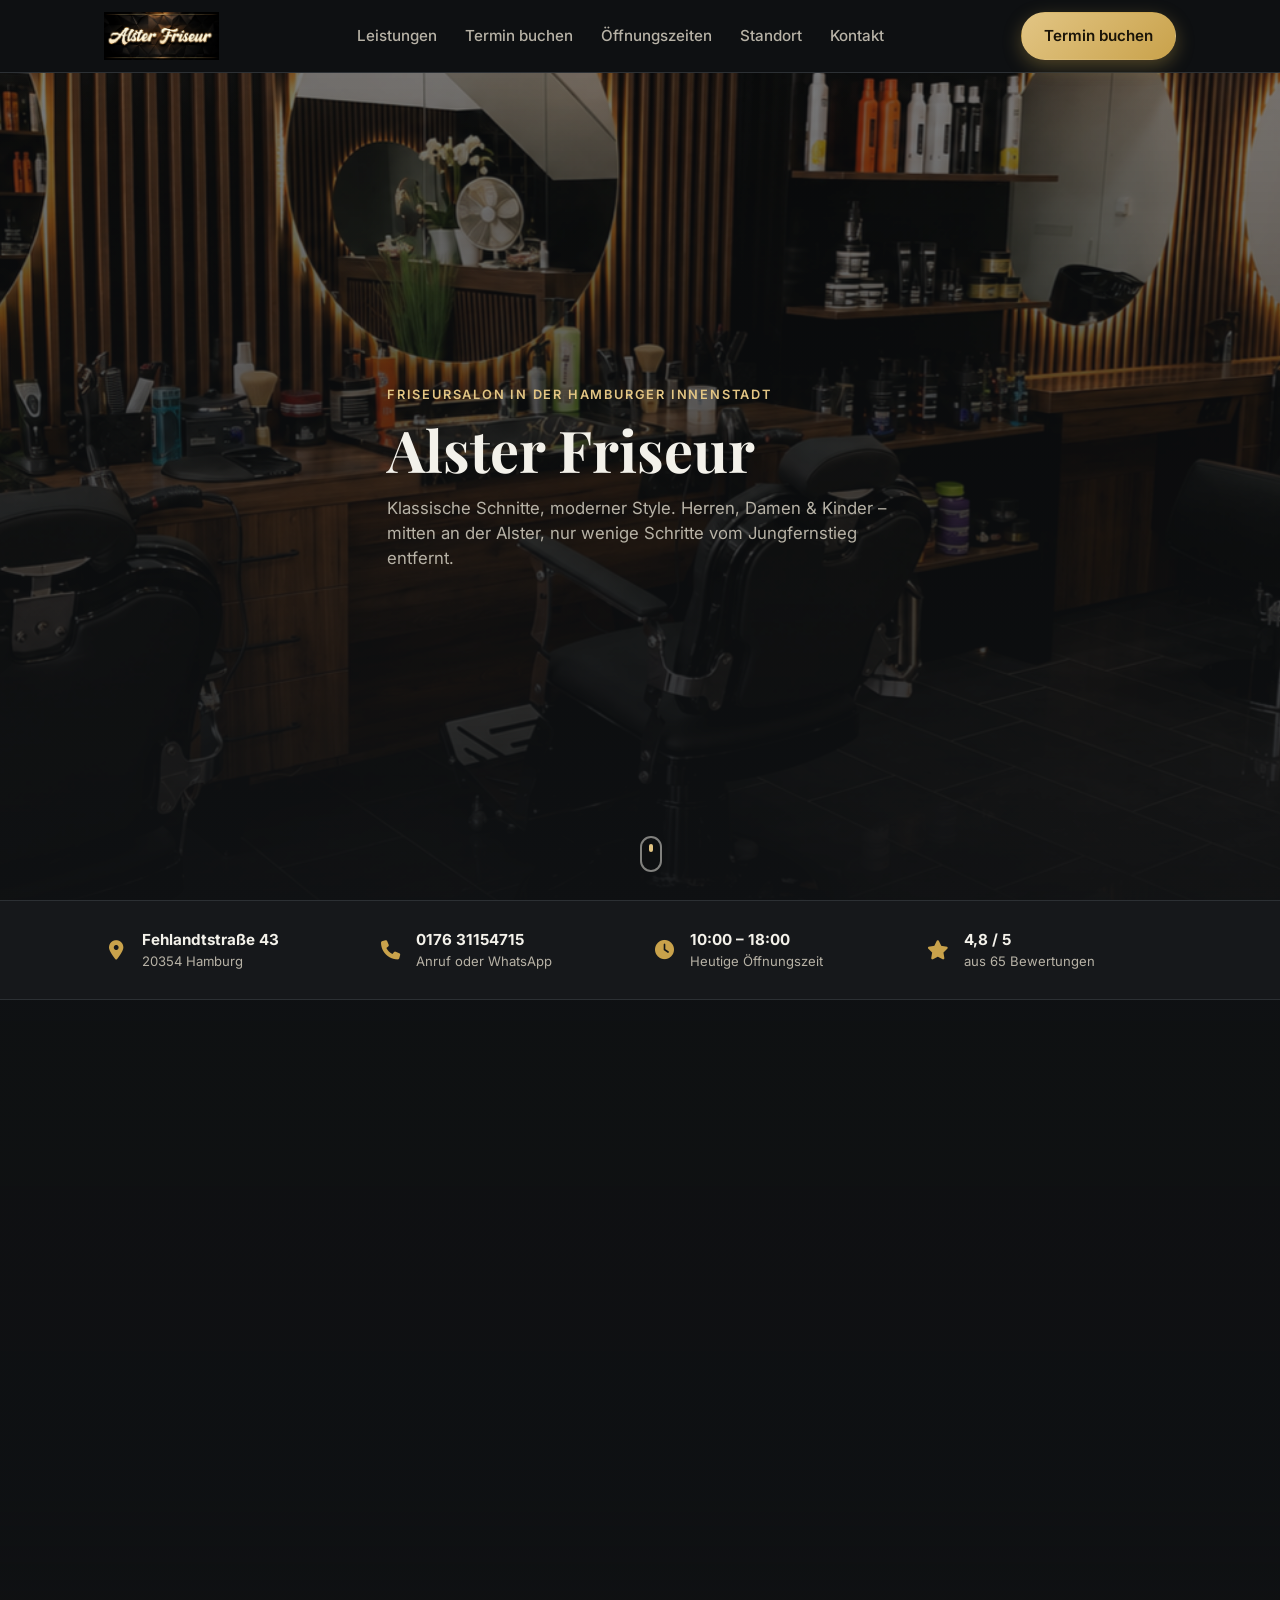
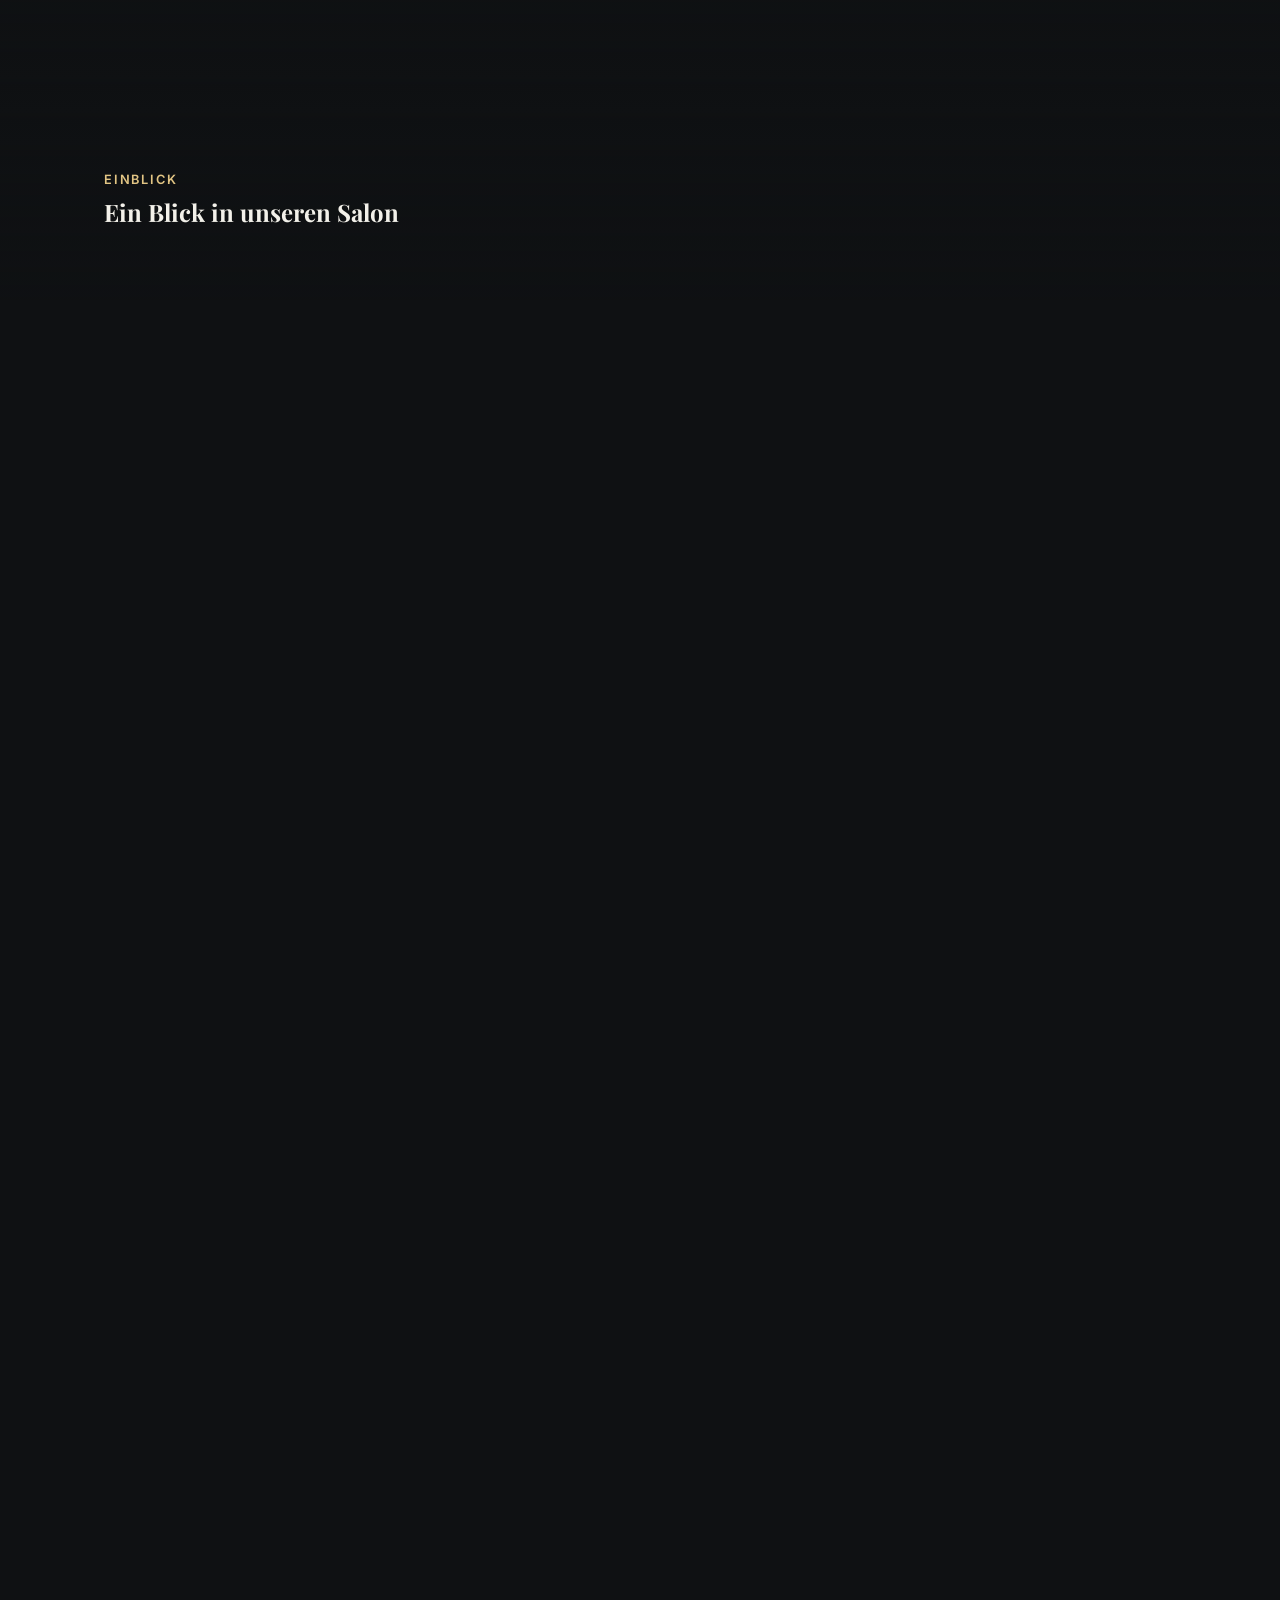
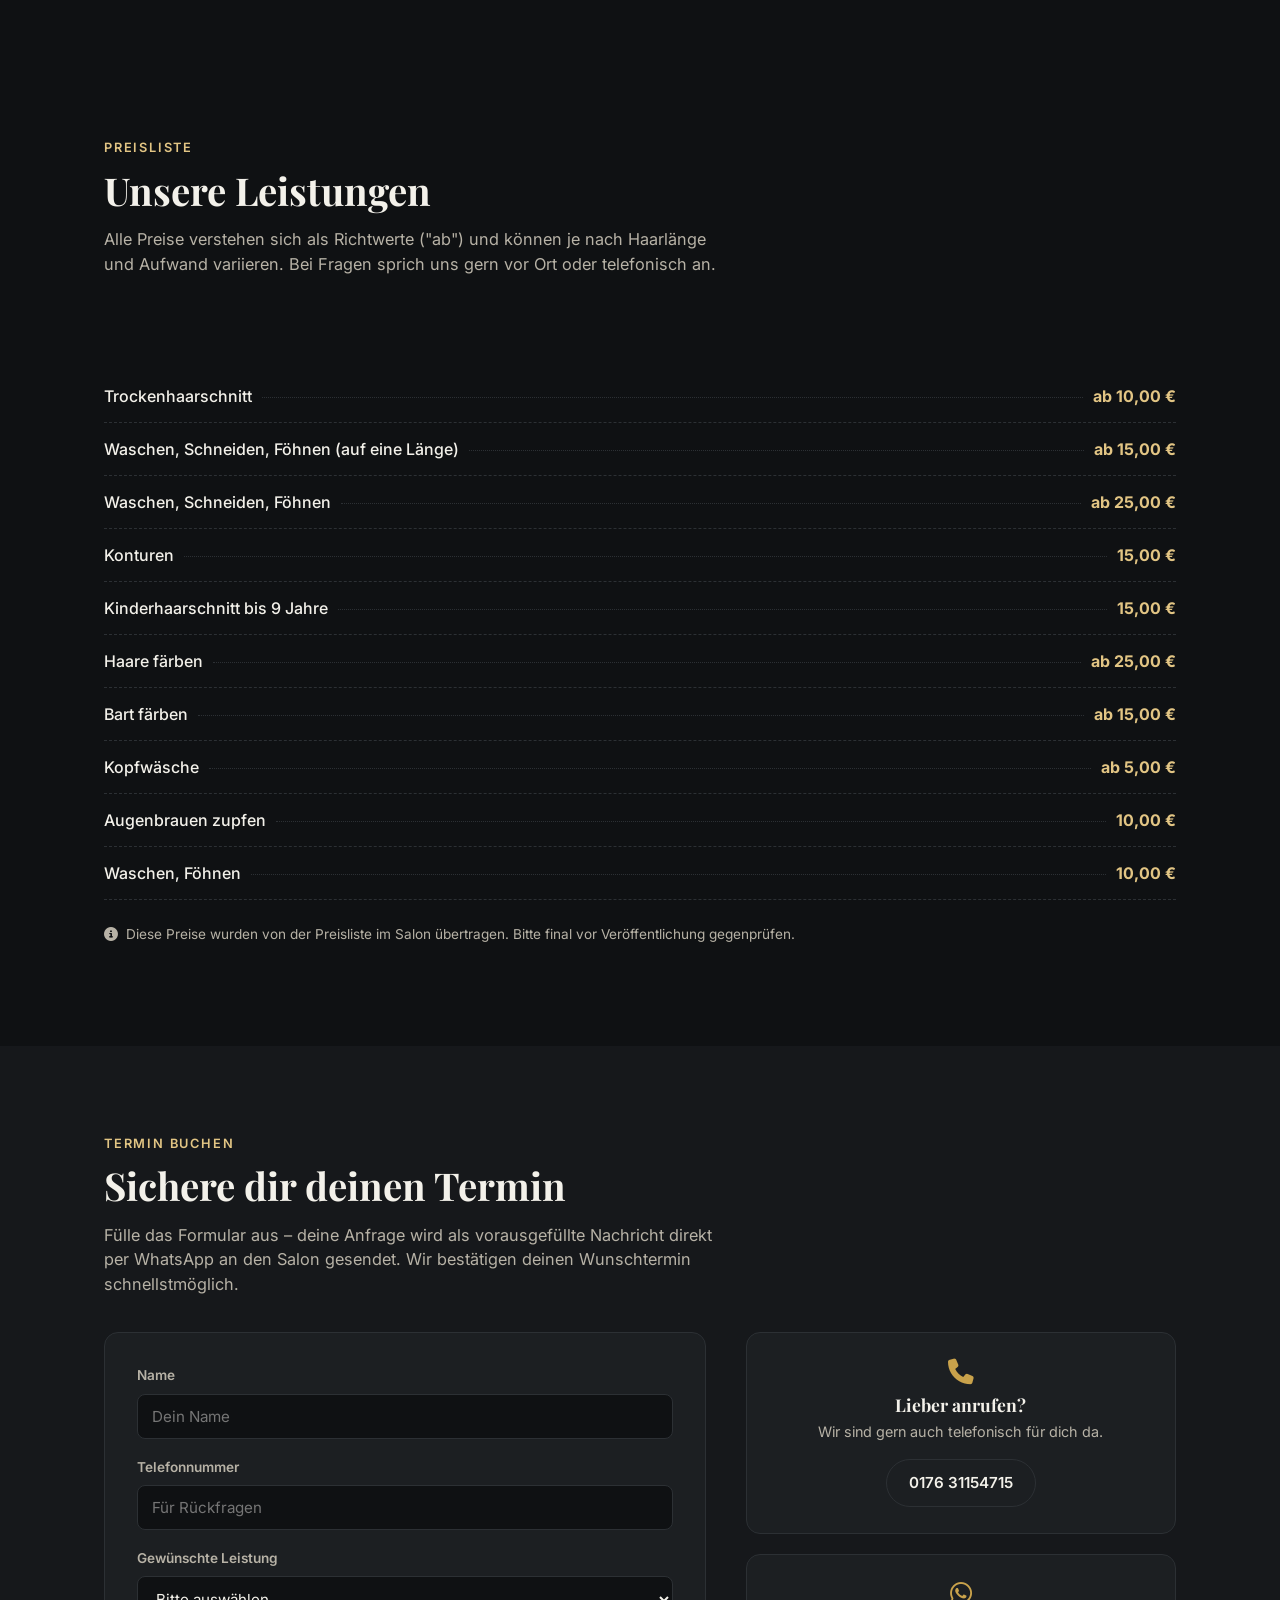
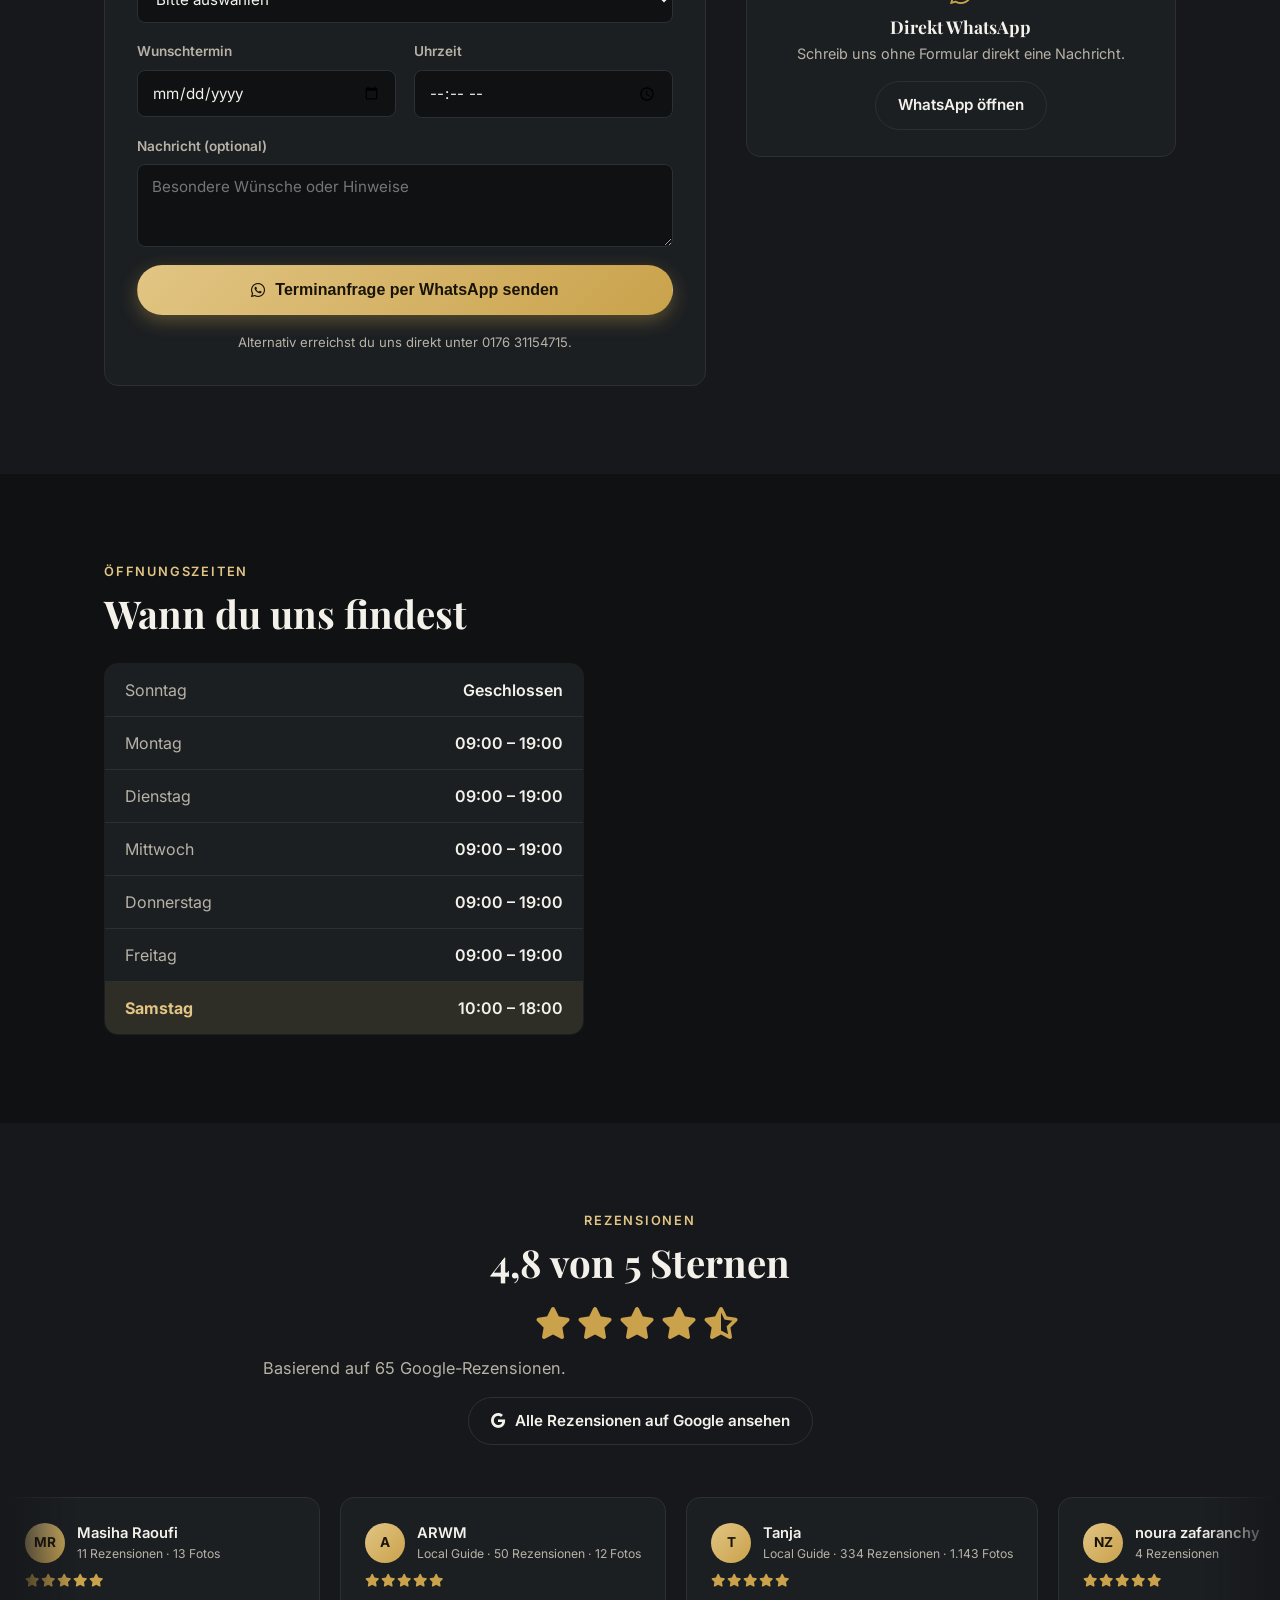
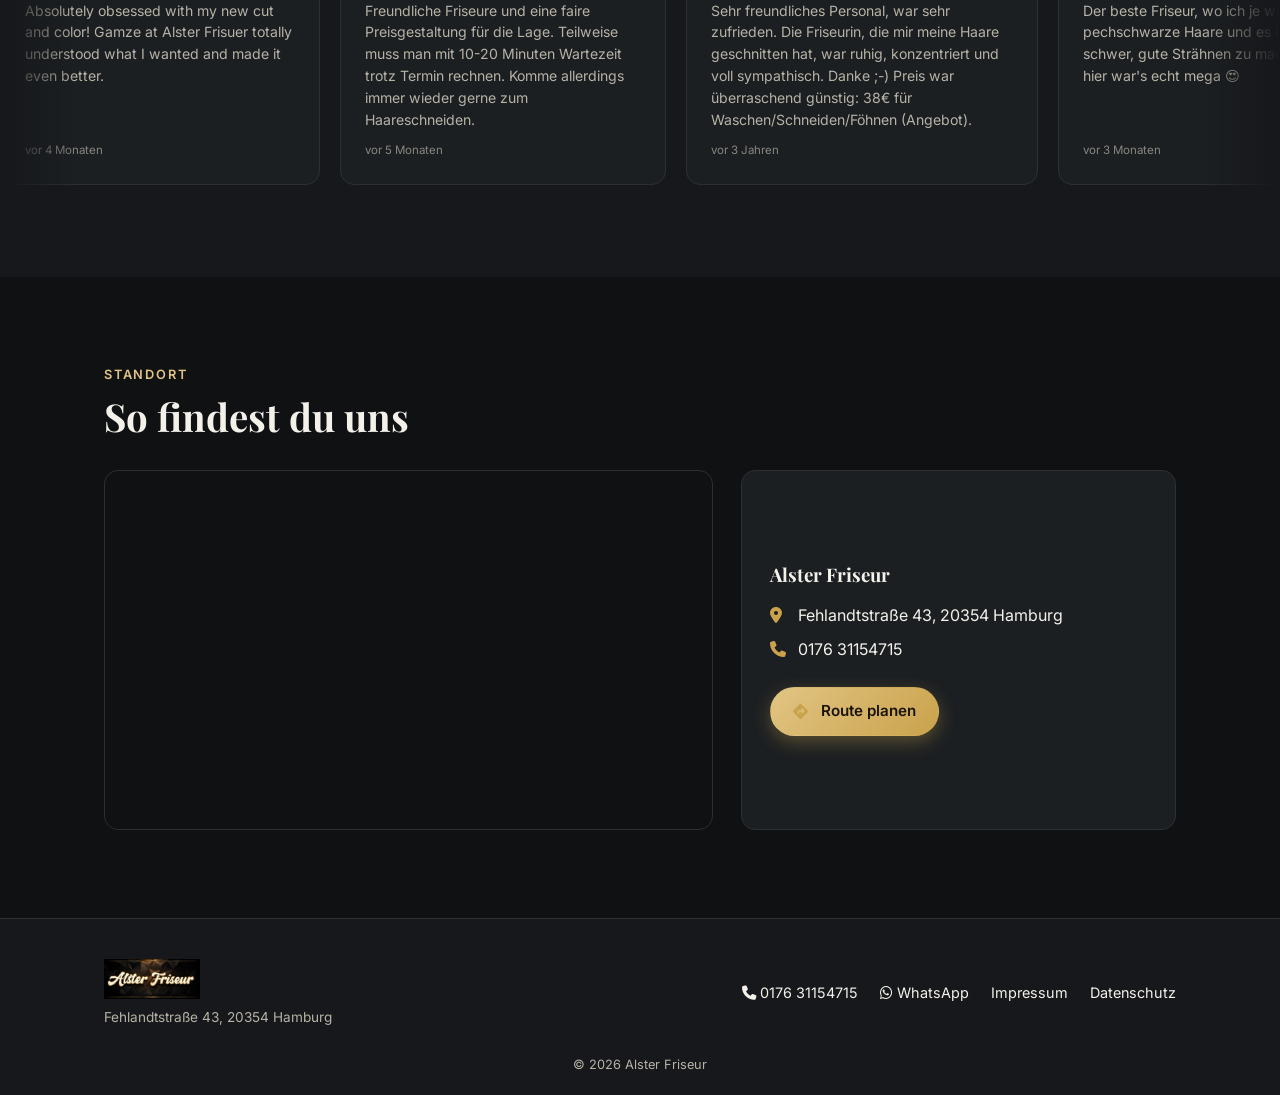
<file: index.html>
<!DOCTYPE html>
<html lang="de">
<head>
<meta charset="UTF-8">
<meta name="viewport" content="width=device-width, initial-scale=1.0">
<title>Alster Friseur | Friseursalon in Hamburg</title>
<meta name="description" content="Alster Friseur in der Fehlandtstraße 43, 20354 Hamburg. Herren-, Damen- und Kinderschnitte, Färben, Kosmetik & Pflege. Jetzt Termin per WhatsApp oder Telefon sichern.">
<link rel="preconnect" href="https://fonts.googleapis.com">
<link rel="preconnect" href="https://fonts.gstatic.com" crossorigin>
<link href="https://fonts.googleapis.com/css2?family=Playfair+Display:wght@600;700&family=Inter:wght@400;500;600;700&display=swap" rel="stylesheet">
<link rel="stylesheet" href="https://cdnjs.cloudflare.com/ajax/libs/font-awesome/6.5.1/css/all.min.css">
<link rel="stylesheet" href="css/style.css">
</head>
<body>

<header class="site-header" id="header">
  <div class="container header-inner">
    <a href="#home" class="logo">
      <img src="images/logo.png" alt="Alster Friseur">
    </a>

    <nav class="main-nav" id="main-nav">
      <a href="#leistungen">Leistungen</a>
      <a href="#buchen">Termin buchen</a>
      <a href="#zeiten">Öffnungszeiten</a>
      <a href="#standort">Standort</a>
      <a href="#kontakt">Kontakt</a>
    </nav>

    <a href="#buchen" class="btn btn-primary header-cta">Termin buchen</a>

    <button class="nav-toggle" id="nav-toggle" aria-label="Menü öffnen" aria-expanded="false">
      <span></span><span></span><span></span>
    </button>
  </div>
</header>

<main>

  <!-- HERO -->
  <section class="hero" id="home">
    <div class="hero-bg" id="hero-bg" style="background-image:url('images/hero.png');"></div>
    <div class="hero-overlay"></div>
    <div class="container hero-inner">
      <div class="hero-text">
        <p class="hero-eyebrow">Friseursalon in der Hamburger Innenstadt</p>
        <h1>Alster Friseur</h1>
        <p class="hero-desc">Klassische Schnitte, moderner Style. Herren, Damen &amp; Kinder – mitten an der Alster, nur wenige Schritte vom Jungfernstieg entfernt.</p>
      </div>
    </div>
    <div class="scroll-cue" aria-hidden="true"><span></span></div>
  </section>

  <!-- ABOUT STRIP -->
  <section class="about-strip">
    <div class="container about-grid">
      <div class="about-item">
        <i class="fa-solid fa-location-dot"></i>
        <div>
          <strong>Fehlandtstraße 43</strong>
          <span>20354 Hamburg</span>
        </div>
      </div>
      <div class="about-item">
        <i class="fa-solid fa-phone"></i>
        <div>
          <strong>0176 31154715</strong>
          <span>Anruf oder WhatsApp</span>
        </div>
      </div>
      <div class="about-item">
        <i class="fa-solid fa-clock"></i>
        <div>
          <strong id="today-hours">–</strong>
          <span>Heutige Öffnungszeit</span>
        </div>
      </div>
      <div class="about-item">
        <i class="fa-solid fa-star"></i>
        <div>
          <strong>4,8 / 5</strong>
          <span>aus 65 Bewertungen</span>
        </div>
      </div>
    </div>
  </section>

  <!-- VIDEO SCRUB -->
  <section class="video-scrub" id="salon-video">
    <div class="video-scrub-sticky">
      <video id="scrub-video" muted playsinline preload="auto" src="videos/salon.mp4"></video>
      <div class="video-scrub-overlay"></div>
      <div class="video-scrub-caption">
        <p class="section-eyebrow">Einblick</p>
        <h2>Ein Blick in unseren Salon</h2>
      </div>
    </div>
  </section>

  <!-- LEISTUNGEN / PREISLISTE -->
  <section class="section" id="leistungen">
    <div class="container">
      <p class="section-eyebrow">Preisliste</p>
      <h2>Unsere Leistungen</h2>
      <p class="section-lead">Alle Preise verstehen sich als Richtwerte ("ab") und können je nach Haarlänge und Aufwand variieren. Bei Fragen sprich uns gern vor Ort oder telefonisch an.</p>

      <div class="price-tabs" role="tablist">
        <button class="price-tab active" data-target="herren">Herren</button>
        <button class="price-tab" data-target="damen">Damen</button>
        <button class="price-tab" data-target="kosmetik">Kosmetik &amp; Pflege</button>
        <button class="price-tab" data-target="extras">Extras</button>
      </div>

      <div class="price-panel active" id="herren">
        <ul class="price-list">
          <li><span>Trockenhaarschnitt</span><span class="dots"></span><span>ab 10,00 €</span></li>
          <li><span>Waschen, Schneiden, Föhnen (auf eine Länge)</span><span class="dots"></span><span>ab 15,00 €</span></li>
          <li><span>Waschen, Schneiden, Föhnen</span><span class="dots"></span><span>ab 25,00 €</span></li>
          <li><span>Konturen</span><span class="dots"></span><span>15,00 €</span></li>
          <li><span>Kinderhaarschnitt bis 9 Jahre</span><span class="dots"></span><span>15,00 €</span></li>
          <li><span>Haare färben</span><span class="dots"></span><span>ab 25,00 €</span></li>
          <li><span>Bart färben</span><span class="dots"></span><span>ab 15,00 €</span></li>
          <li><span>Kopfwäsche</span><span class="dots"></span><span>ab 5,00 €</span></li>
          <li><span>Augenbrauen zupfen</span><span class="dots"></span><span>10,00 €</span></li>
          <li><span>Waschen, Föhnen</span><span class="dots"></span><span>10,00 €</span></li>
        </ul>
      </div>

      <div class="price-panel" id="damen">
        <ul class="price-list">
          <li><span>Waschen, Schneiden, Föhnen (kurz)</span><span class="dots"></span><span>ab 22,00 €</span></li>
          <li><span>Waschen, Schneiden, Föhnen (mittel)</span><span class="dots"></span><span>ab 28,00 €</span></li>
          <li><span>Waschen, Schneiden, Föhnen (lang)</span><span class="dots"></span><span>ab 35,00 €</span></li>
          <li><span>Waschen, Föhnen</span><span class="dots"></span><span>ab 40,00 €</span></li>
          <li><span>Dauerwelle</span><span class="dots"></span><span>ab 25,00 €</span></li>
          <li><span>Haarfarbe (Ansatz)</span><span class="dots"></span><span>ab 55,00 €</span></li>
          <li><span>Foliensträhnen (pro Folie)</span><span class="dots"></span><span>ab 45,00 € / ab 30,00 €</span></li>
          <li><span>Abtönung</span><span class="dots"></span><span>ab 3,00 €</span></li>
        </ul>
      </div>

      <div class="price-panel" id="kosmetik">
        <ul class="price-list">
          <li><span>Augenbrauen färben</span><span class="dots"></span><span>ab 15,00 €</span></li>
          <li><span>Augenbrauen zupfen</span><span class="dots"></span><span>ab 30,00 €</span></li>
          <li><span>Wimpern färben</span><span class="dots"></span><span>10,00 €</span></li>
          <li><span>Haarentfernung mit Fadentechnik</span><span class="dots"></span><span>10,00 €</span></li>
        </ul>
      </div>

      <div class="price-panel" id="extras">
        <ul class="price-list">
          <li><span>Haarkur</span><span class="dots"></span><span>25,00 €</span></li>
          <li><span>Spülung</span><span class="dots"></span><span>8,00 € / 3,00 €</span></li>
        </ul>
      </div>

      <p class="price-note"><i class="fa-solid fa-circle-info"></i> Diese Preise wurden von der Preisliste im Salon übertragen. Bitte final vor Veröffentlichung gegenprüfen.</p>
    </div>
  </section>

  <!-- TERMINBUCHUNG -->
  <section class="section section-alt" id="buchen">
    <div class="container">
      <p class="section-eyebrow">Termin buchen</p>
      <h2>Sichere dir deinen Termin</h2>
      <p class="section-lead">Fülle das Formular aus – deine Anfrage wird als vorausgefüllte Nachricht direkt per WhatsApp an den Salon gesendet. Wir bestätigen deinen Wunschtermin schnellstmöglich.</p>

      <div class="booking-grid">
        <form class="booking-form" id="booking-form">
          <div class="form-row">
            <label for="b-name">Name</label>
            <input type="text" id="b-name" name="name" required placeholder="Dein Name">
          </div>

          <div class="form-row">
            <label for="b-phone">Telefonnummer</label>
            <input type="tel" id="b-phone" name="phone" required placeholder="Für Rückfragen">
          </div>

          <div class="form-row">
            <label for="b-service">Gewünschte Leistung</label>
            <select id="b-service" name="service" required>
              <option value="" disabled selected>Bitte auswählen</option>
              <optgroup label="Herren">
                <option>Trockenhaarschnitt</option>
                <option>Waschen, Schneiden, Föhnen (Herren)</option>
                <option>Bart färben</option>
              </optgroup>
              <optgroup label="Damen">
                <option>Waschen, Schneiden, Föhnen (Damen)</option>
                <option>Dauerwelle</option>
                <option>Haarfarbe / Foliensträhnen</option>
              </optgroup>
              <optgroup label="Kosmetik & Pflege">
                <option>Augenbrauen färben/zupfen</option>
                <option>Wimpern färben</option>
                <option>Haarentfernung mit Fadentechnik</option>
              </optgroup>
              <option>Sonstiges</option>
            </select>
          </div>

          <div class="form-row form-row-split">
            <div>
              <label for="b-date">Wunschtermin</label>
              <input type="date" id="b-date" name="date" required>
            </div>
            <div>
              <label for="b-time">Uhrzeit</label>
              <input type="time" id="b-time" name="time" required>
            </div>
          </div>

          <div class="form-row">
            <label for="b-message">Nachricht (optional)</label>
            <textarea id="b-message" name="message" rows="3" placeholder="Besondere Wünsche oder Hinweise"></textarea>
          </div>

          <button type="submit" class="btn btn-primary btn-lg btn-block">
            <i class="fa-brands fa-whatsapp"></i> Terminanfrage per WhatsApp senden
          </button>
          <p class="form-hint">Alternativ erreichst du uns direkt unter <a href="tel:+4917631154715">0176 31154715</a>.</p>
        </form>

        <div class="booking-side">
          <div class="booking-card">
            <i class="fa-solid fa-phone"></i>
            <h3>Lieber anrufen?</h3>
            <p>Wir sind gern auch telefonisch für dich da.</p>
            <a href="tel:+4917631154715" class="btn btn-outline">0176 31154715</a>
          </div>
          <div class="booking-card">
            <i class="fa-brands fa-whatsapp"></i>
            <h3>Direkt WhatsApp</h3>
            <p>Schreib uns ohne Formular direkt eine Nachricht.</p>
            <a href="https://wa.me/4917631154715" target="_blank" rel="noopener" class="btn btn-outline">WhatsApp öffnen</a>
          </div>
        </div>
      </div>
    </div>
  </section>

  <!-- ÖFFNUNGSZEITEN -->
  <section class="section" id="zeiten">
    <div class="container">
      <p class="section-eyebrow">Öffnungszeiten</p>
      <h2>Wann du uns findest</h2>

      <table class="hours-table" id="hours-table">
        <tbody>
          <tr data-day="0"><td>Sonntag</td><td>Geschlossen</td></tr>
          <tr data-day="1"><td>Montag</td><td>09:00 – 19:00</td></tr>
          <tr data-day="2"><td>Dienstag</td><td>09:00 – 19:00</td></tr>
          <tr data-day="3"><td>Mittwoch</td><td>09:00 – 19:00</td></tr>
          <tr data-day="4"><td>Donnerstag</td><td>09:00 – 19:00</td></tr>
          <tr data-day="5"><td>Freitag</td><td>09:00 – 19:00</td></tr>
          <tr data-day="6"><td>Samstag</td><td>10:00 – 18:00</td></tr>
        </tbody>
      </table>
    </div>
  </section>

  <!-- BEWERTUNGEN -->
  <section class="section section-alt" id="bewertungen">
    <div class="container reviews-inner">
      <p class="section-eyebrow">Rezensionen</p>
      <h2>4,8 von 5 Sternen</h2>
      <div class="stars-big" aria-hidden="true">
        <i class="fa-solid fa-star"></i><i class="fa-solid fa-star"></i><i class="fa-solid fa-star"></i><i class="fa-solid fa-star"></i><i class="fa-solid fa-star-half-stroke"></i>
      </div>
      <p class="section-lead">Basierend auf 65 Google-Rezensionen.</p>
      <a class="btn btn-outline" href="https://www.google.com/maps/search/?api=1&query=Alster%20Friseur%20Fehlandtstra%C3%9Fe%2043%20Hamburg" target="_blank" rel="noopener">
        <i class="fa-brands fa-google"></i> Alle Rezensionen auf Google ansehen
      </a>
    </div>

    <div class="reviews-marquee" id="reviews-marquee">
      <div class="reviews-track" id="reviews-track"></div>
    </div>
  </section>

  <!-- STANDORT -->
  <section class="section" id="standort">
    <div class="container">
      <p class="section-eyebrow">Standort</p>
      <h2>So findest du uns</h2>
      <div class="map-grid">
        <div class="map-embed">
          <iframe
            title="Standort Alster Friseur"
            src="https://www.google.com/maps?q=Fehlandtstra%C3%9Fe+43,+20354+Hamburg&output=embed"
            width="100%" height="100%" style="border:0;" allowfullscreen loading="lazy" referrerpolicy="no-referrer-when-downgrade">
          </iframe>
        </div>
        <div class="map-info">
          <h3>Alster Friseur</h3>
          <p><i class="fa-solid fa-location-dot"></i> Fehlandtstraße 43, 20354 Hamburg</p>
          <p><i class="fa-solid fa-phone"></i> <a href="tel:+4917631154715">0176 31154715</a></p>
          <a href="https://www.google.com/maps/dir/?api=1&destination=Fehlandtstra%C3%9Fe+43,+20354+Hamburg" target="_blank" rel="noopener" class="btn btn-primary">
            <i class="fa-solid fa-diamond-turn-right"></i> Route planen
          </a>
        </div>
      </div>
    </div>
  </section>

</main>

<footer class="site-footer" id="kontakt">
  <div class="container footer-inner">
    <div class="footer-brand">
      <img src="images/logo.png" alt="Alster Friseur">
      <p>Fehlandtstraße 43, 20354 Hamburg</p>
    </div>
    <div class="footer-links">
      <a href="tel:+4917631154715"><i class="fa-solid fa-phone"></i> 0176 31154715</a>
      <a href="https://wa.me/4917631154715" target="_blank" rel="noopener"><i class="fa-brands fa-whatsapp"></i> WhatsApp</a>
      <a href="impressum.html">Impressum</a>
      <a href="datenschutz.html">Datenschutz</a>
    </div>
  </div>
  <p class="footer-copy">&copy; <span id="year"></span> Alster Friseur</p>
</footer>

<script src="js/script.js"></script>
</body>
</html>
</file>
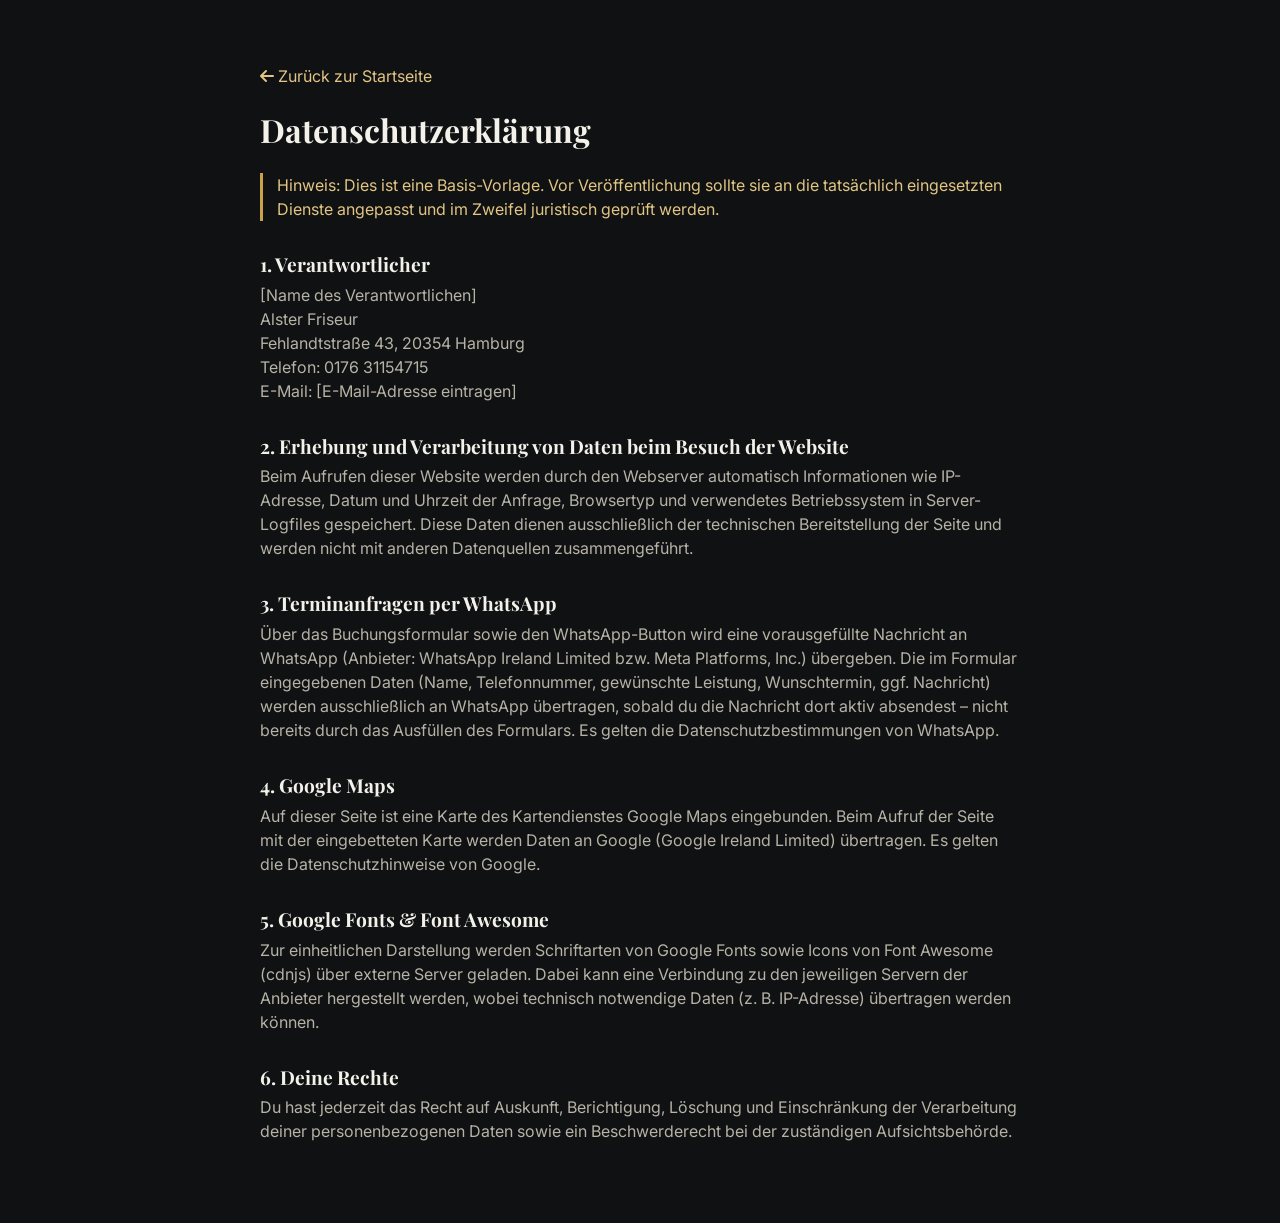
<file: datenschutz.html>
<!DOCTYPE html>
<html lang="de">
<head>
<meta charset="UTF-8">
<meta name="viewport" content="width=device-width, initial-scale=1.0">
<title>Datenschutz | Alster Friseur</title>
<link href="https://fonts.googleapis.com/css2?family=Playfair+Display:wght@600;700&family=Inter:wght@400;500;600;700&display=swap" rel="stylesheet">
<link rel="stylesheet" href="https://cdnjs.cloudflare.com/ajax/libs/font-awesome/6.5.1/css/all.min.css">
<link rel="stylesheet" href="css/style.css">
<style>
  .legal { padding: 64px 0; max-width: 760px; }
  .legal h1 { margin-bottom: 24px; }
  .legal h2 { font-size: 1.2rem; margin-top: 32px; }
  .legal p, .legal li { color: var(--text-muted); }
  .legal .todo { border-left: 3px solid var(--gold); padding-left: 14px; color: var(--gold-light); }
  .back-link { display: inline-block; margin-bottom: 24px; color: var(--gold-light); }
</style>
</head>
<body>
<div class="container legal">
  <a href="index.html" class="back-link"><i class="fa-solid fa-arrow-left"></i> Zurück zur Startseite</a>
  <h1>Datenschutzerklärung</h1>

  <p class="todo">Hinweis: Dies ist eine Basis-Vorlage. Vor Veröffentlichung sollte sie an die tatsächlich eingesetzten Dienste angepasst und im Zweifel juristisch geprüft werden.</p>

  <h2>1. Verantwortlicher</h2>
  <p>
    [Name des Verantwortlichen]<br>
    Alster Friseur<br>
    Fehlandtstraße 43, 20354 Hamburg<br>
    Telefon: 0176 31154715<br>
    E-Mail: [E-Mail-Adresse eintragen]
  </p>

  <h2>2. Erhebung und Verarbeitung von Daten beim Besuch der Website</h2>
  <p>Beim Aufrufen dieser Website werden durch den Webserver automatisch Informationen wie IP-Adresse, Datum und Uhrzeit der Anfrage, Browsertyp und verwendetes Betriebssystem in Server-Logfiles gespeichert. Diese Daten dienen ausschließlich der technischen Bereitstellung der Seite und werden nicht mit anderen Datenquellen zusammengeführt.</p>

  <h2>3. Terminanfragen per WhatsApp</h2>
  <p>Über das Buchungsformular sowie den WhatsApp-Button wird eine vorausgefüllte Nachricht an WhatsApp (Anbieter: WhatsApp Ireland Limited bzw. Meta Platforms, Inc.) übergeben. Die im Formular eingegebenen Daten (Name, Telefonnummer, gewünschte Leistung, Wunschtermin, ggf. Nachricht) werden ausschließlich an WhatsApp übertragen, sobald du die Nachricht dort aktiv absendest – nicht bereits durch das Ausfüllen des Formulars. Es gelten die Datenschutzbestimmungen von WhatsApp.</p>

  <h2>4. Google Maps</h2>
  <p>Auf dieser Seite ist eine Karte des Kartendienstes Google Maps eingebunden. Beim Aufruf der Seite mit der eingebetteten Karte werden Daten an Google (Google Ireland Limited) übertragen. Es gelten die Datenschutzhinweise von Google.</p>

  <h2>5. Google Fonts &amp; Font Awesome</h2>
  <p>Zur einheitlichen Darstellung werden Schriftarten von Google Fonts sowie Icons von Font Awesome (cdnjs) über externe Server geladen. Dabei kann eine Verbindung zu den jeweiligen Servern der Anbieter hergestellt werden, wobei technisch notwendige Daten (z. B. IP-Adresse) übertragen werden können.</p>

  <h2>6. Deine Rechte</h2>
  <p>Du hast jederzeit das Recht auf Auskunft, Berichtigung, Löschung und Einschränkung der Verarbeitung deiner personenbezogenen Daten sowie ein Beschwerderecht bei der zuständigen Aufsichtsbehörde.</p>
</div>
</body>
</html>
</file>
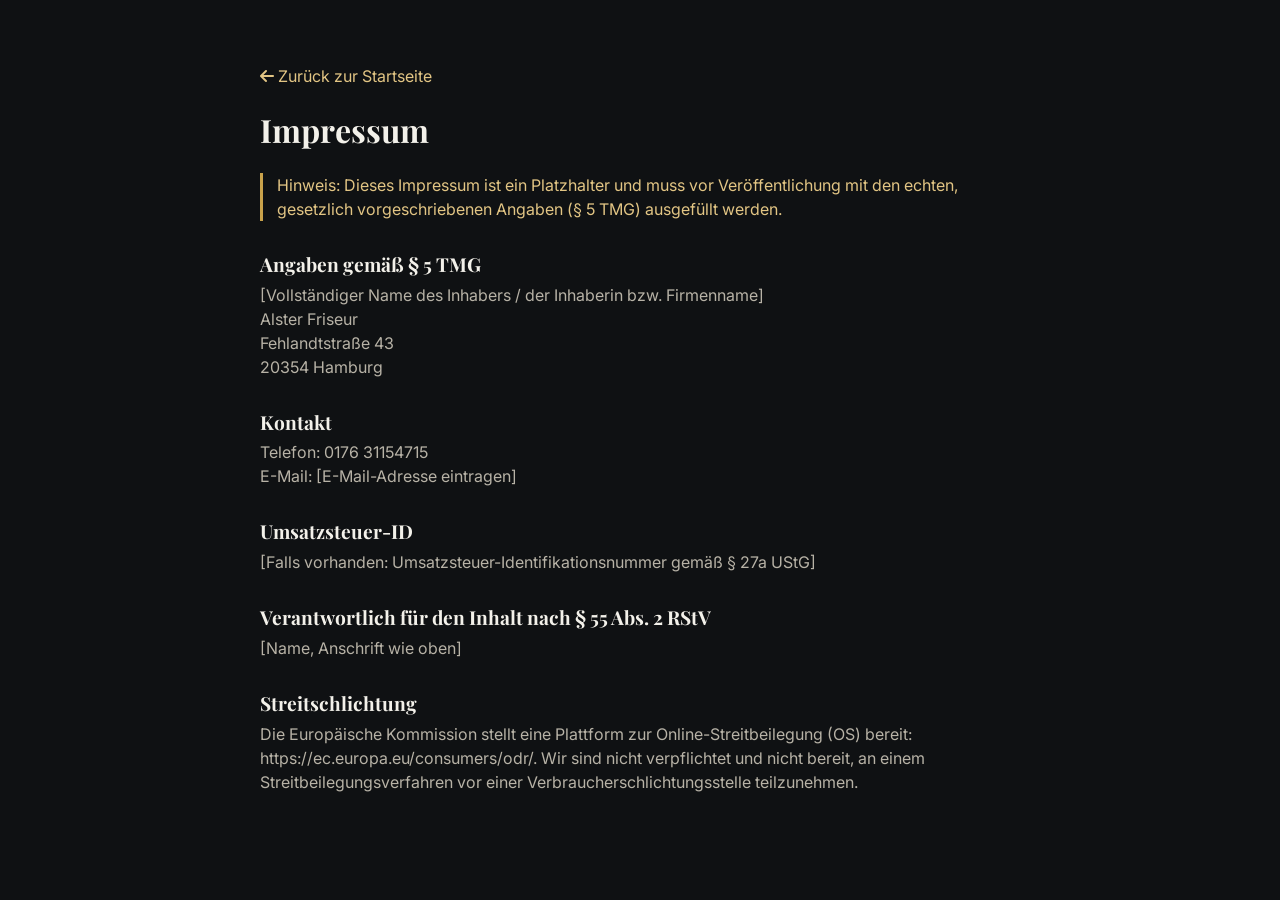
<file: impressum.html>
<!DOCTYPE html>
<html lang="de">
<head>
<meta charset="UTF-8">
<meta name="viewport" content="width=device-width, initial-scale=1.0">
<title>Impressum | Alster Friseur</title>
<link href="https://fonts.googleapis.com/css2?family=Playfair+Display:wght@600;700&family=Inter:wght@400;500;600;700&display=swap" rel="stylesheet">
<link rel="stylesheet" href="https://cdnjs.cloudflare.com/ajax/libs/font-awesome/6.5.1/css/all.min.css">
<link rel="stylesheet" href="css/style.css">
<style>
  .legal { padding: 64px 0; max-width: 760px; }
  .legal h1 { margin-bottom: 24px; }
  .legal h2 { font-size: 1.2rem; margin-top: 32px; }
  .legal p, .legal li { color: var(--text-muted); }
  .legal .todo { border-left: 3px solid var(--gold); padding-left: 14px; color: var(--gold-light); }
  .back-link { display: inline-block; margin-bottom: 24px; color: var(--gold-light); }
</style>
</head>
<body>
<div class="container legal">
  <a href="index.html" class="back-link"><i class="fa-solid fa-arrow-left"></i> Zurück zur Startseite</a>
  <h1>Impressum</h1>

  <p class="todo">Hinweis: Dieses Impressum ist ein Platzhalter und muss vor Veröffentlichung mit den echten, gesetzlich vorgeschriebenen Angaben (§ 5 TMG) ausgefüllt werden.</p>

  <h2>Angaben gemäß § 5 TMG</h2>
  <p>
    [Vollständiger Name des Inhabers / der Inhaberin bzw. Firmenname]<br>
    Alster Friseur<br>
    Fehlandtstraße 43<br>
    20354 Hamburg
  </p>

  <h2>Kontakt</h2>
  <p>
    Telefon: 0176 31154715<br>
    E-Mail: [E-Mail-Adresse eintragen]
  </p>

  <h2>Umsatzsteuer-ID</h2>
  <p>[Falls vorhanden: Umsatzsteuer-Identifikationsnummer gemäß § 27a UStG]</p>

  <h2>Verantwortlich für den Inhalt nach § 55 Abs. 2 RStV</h2>
  <p>[Name, Anschrift wie oben]</p>

  <h2>Streitschlichtung</h2>
  <p>Die Europäische Kommission stellt eine Plattform zur Online-Streitbeilegung (OS) bereit: <a href="https://ec.europa.eu/consumers/odr/" target="_blank" rel="noopener">https://ec.europa.eu/consumers/odr/</a>. Wir sind nicht verpflichtet und nicht bereit, an einem Streitbeilegungsverfahren vor einer Verbraucherschlichtungsstelle teilzunehmen.</p>
</div>
</body>
</html>
</file>
<file: css/style.css>
:root {
  --bg: #0f1113;
  --bg-alt: #16181b;
  --surface: #1c1f22;
  --surface-light: #24282c;
  --text: #f3f1ea;
  --text-muted: #b7b2a6;
  --gold: #c9a24b;
  --gold-light: #e2c584;
  --border: #2c3034;
  --green: #25d366;
  --max-width: 1120px;
  --radius: 14px;
  --shadow: 0 10px 30px rgba(0,0,0,0.35);
}

* { box-sizing: border-box; }

html { scroll-behavior: smooth; }

body {
  margin: 0;
  background: var(--bg);
  color: var(--text);
  font-family: 'Inter', system-ui, sans-serif;
  line-height: 1.5;
  -webkit-font-smoothing: antialiased;
}

h1, h2, h3 {
  font-family: 'Playfair Display', serif;
  margin: 0 0 0.4em;
  line-height: 1.15;
}

p { margin: 0 0 1em; color: var(--text-muted); }

a { color: inherit; text-decoration: none; }

img { max-width: 100%; display: block; }

.container {
  max-width: var(--max-width);
  margin: 0 auto;
  padding: 0 24px;
}

/* Buttons */
.btn {
  display: inline-flex;
  align-items: center;
  gap: 10px;
  padding: 12px 22px;
  border-radius: 999px;
  font-weight: 600;
  font-size: 0.95rem;
  cursor: pointer;
  border: 1px solid transparent;
  transition: transform 0.15s ease, background 0.2s ease, box-shadow 0.2s ease;
}
.btn:hover { transform: translateY(-1px); }
.btn-primary {
  background: linear-gradient(135deg, var(--gold-light), var(--gold));
  color: #1a1408;
  box-shadow: 0 6px 18px rgba(201,162,75,0.35);
}
.btn-primary:hover { box-shadow: 0 10px 24px rgba(201,162,75,0.45); }
.btn-outline {
  background: transparent;
  color: var(--text);
  border-color: var(--border);
}
.btn-outline:hover { border-color: var(--gold); color: var(--gold-light); }
.btn-lg { padding: 15px 28px; font-size: 1rem; }
.btn-block { width: 100%; justify-content: center; }

/* Header */
.site-header {
  position: sticky;
  top: 0;
  z-index: 100;
  background: rgba(15,17,19,0.85);
  backdrop-filter: blur(10px);
  border-bottom: 1px solid var(--border);
}
.header-inner {
  display: flex;
  align-items: center;
  justify-content: space-between;
  height: 72px;
  gap: 24px;
}
.logo {
  display: flex;
  align-items: center;
  white-space: nowrap;
}
.logo img { height: 48px; width: auto; display: block; }

.main-nav {
  display: flex;
  gap: 28px;
  flex: 1;
  justify-content: center;
}
.main-nav a {
  color: var(--text-muted);
  font-weight: 500;
  font-size: 0.95rem;
  transition: color 0.2s ease;
}
.main-nav a:hover { color: var(--gold-light); }

.header-cta { white-space: nowrap; }

.nav-toggle {
  display: none;
  flex-direction: column;
  gap: 5px;
  background: none;
  border: none;
  cursor: pointer;
  padding: 8px;
}
.nav-toggle span {
  width: 24px;
  height: 2px;
  background: var(--text);
  display: block;
}

/* Hero */
.hero {
  position: relative;
  min-height: 92vh;
  display: flex;
  align-items: center;
  overflow: hidden;
  border-bottom: 1px solid var(--border);
  background: var(--bg);
}
.hero-bg {
  position: absolute;
  inset: -12%;
  background-image: linear-gradient(135deg, #23262a, #16181b);
  background-size: cover;
  background-position: center;
  background-repeat: no-repeat;
  transform: scale(1.18);
  transform-origin: center center;
  will-change: transform;
  z-index: 0;
}
.hero-overlay {
  position: absolute;
  inset: 0;
  background: linear-gradient(180deg, rgba(15,17,19,0.55) 0%, rgba(15,17,19,0.72) 55%, rgba(15,17,19,0.96) 100%);
  z-index: 1;
}
.hero-inner {
  position: relative;
  z-index: 2;
  display: block;
  max-width: 640px;
  padding: 80px 0;
}
.scroll-cue {
  position: absolute;
  bottom: 28px;
  left: 50%;
  transform: translateX(-50%);
  z-index: 2;
  opacity: 0;
  animation: heroFadeUp 0.8s ease forwards;
  animation-delay: 0.9s;
}
.scroll-cue span {
  display: block;
  width: 22px;
  height: 36px;
  border: 2px solid rgba(243,241,234,0.5);
  border-radius: 20px;
  position: relative;
}
.scroll-cue span::before {
  content: '';
  position: absolute;
  top: 6px;
  left: 50%;
  width: 4px;
  height: 8px;
  background: var(--gold-light);
  border-radius: 2px;
  transform: translateX(-50%);
  animation: scrollcue 1.6s infinite;
}
@keyframes scrollcue {
  0% { opacity: 1; top: 6px; }
  70% { opacity: 0; top: 18px; }
  100% { opacity: 0; top: 6px; }
}
@keyframes heroFadeUp {
  to { opacity: 1; transform: translateY(0) translateX(var(--x, 0)); }
}
.hero-text > * {
  opacity: 0;
  transform: translateY(20px);
  animation: heroFadeUp 0.8s ease forwards;
}
.hero-text > *:nth-child(1) { animation-delay: .05s; }
.hero-text > *:nth-child(2) { animation-delay: .15s; }
.hero-text > *:nth-child(3) { animation-delay: .25s; }
.hero-text > *:nth-child(4) { animation-delay: .35s; }
.hero-text > *:nth-child(5) { animation-delay: .45s; }
.hero-text > *:nth-child(6) { animation-delay: .55s; }
.hero-eyebrow {
  text-transform: uppercase;
  letter-spacing: 0.14em;
  font-size: 0.8rem;
  color: var(--gold-light);
  margin-bottom: 12px;
  font-weight: 600;
}
.hero h1 { font-size: clamp(2.4rem, 5vw, 3.6rem); margin-bottom: 14px; }


.hero-desc { font-size: 1.05rem; max-width: 46ch; }


.hero-visual { display: flex; justify-content: center; }
.hero-badge-card {
  background: var(--surface);
  border: 1px solid var(--border);
  border-radius: var(--radius);
  padding: 48px 36px;
  text-align: center;
  box-shadow: var(--shadow);
  max-width: 280px;
}
.hero-badge-card i {
  font-size: 2.6rem;
  color: var(--gold);
  margin-bottom: 18px;
}
.hero-badge-card p { color: var(--text); margin: 0; font-family: 'Playfair Display', serif; font-size: 1.1rem; }

/* About strip */
.about-strip { background: var(--bg-alt); border-bottom: 1px solid var(--border); }
.about-grid {
  display: grid;
  grid-template-columns: repeat(4, 1fr);
  gap: 24px;
  padding: 28px 24px;
}
.about-item {
  display: flex;
  align-items: center;
  gap: 14px;
}
.about-item i {
  color: var(--gold);
  font-size: 1.2rem;
  width: 24px;
  text-align: center;
}
.about-item div { display: flex; flex-direction: column; }
.about-item strong { font-size: 0.95rem; }
.about-item span { font-size: 0.82rem; color: var(--text-muted); }

/* Video scrub */
.video-scrub {
  position: relative;
  height: 250vh;
  background: var(--bg);
}
.video-scrub-sticky {
  position: sticky;
  top: 0;
  height: 100vh;
  overflow: hidden;
  display: flex;
  align-items: flex-end;
}
.video-scrub-sticky video {
  position: absolute;
  inset: 0;
  width: 100%;
  height: 100%;
  object-fit: cover;
}
.video-scrub-overlay {
  position: absolute;
  inset: 0;
  background: linear-gradient(180deg, rgba(15,17,19,0.1) 0%, rgba(15,17,19,0.15) 55%, rgba(15,17,19,0.85) 100%);
}
.video-scrub-caption {
  position: relative;
  z-index: 2;
  width: 100%;
  max-width: var(--max-width);
  margin: 0 auto;
  padding: 0 24px 64px;
}
.video-scrub-caption h2 { color: var(--text); }

@media (max-width: 700px) {
  .video-scrub { height: 180vh; }
}

/* Sections */
.section { padding: 88px 0; }
.section-alt { background: var(--bg-alt); }
.section-eyebrow {
  text-transform: uppercase;
  letter-spacing: 0.14em;
  font-size: 0.8rem;
  color: var(--gold-light);
  font-weight: 600;
  margin-bottom: 10px;
}
.section h2 { font-size: clamp(1.8rem, 3.4vw, 2.4rem); }
.section-lead { max-width: 62ch; font-size: 1.02rem; }

/* Price tabs */
.price-tabs {
  display: flex;
  gap: 10px;
  flex-wrap: wrap;
  margin: 32px 0 24px;
}
.price-tab {
  padding: 10px 20px;
  border-radius: 999px;
  border: 1px solid var(--border);
  background: var(--surface);
  color: var(--text-muted);
  font-weight: 600;
  cursor: pointer;
  font-size: 0.92rem;
  transition: all 0.2s ease;
}
.price-tab.active,
.price-tab:hover {
  background: var(--gold);
  color: #1a1408;
  border-color: var(--gold);
}

.price-panel { display: none; }
.price-panel.active { display: block; }

.price-list { list-style: none; margin: 0; padding: 0; }
.price-list li {
  display: flex;
  align-items: baseline;
  gap: 10px;
  padding: 14px 0;
  border-bottom: 1px dashed var(--border);
  font-size: 1rem;
}
.price-list li span:first-child { color: var(--text); font-weight: 500; white-space: nowrap; }
.price-list li .dots {
  flex: 1;
  border-bottom: 1px dotted var(--border);
  transform: translateY(-4px);
}
.price-list li span:last-child { color: var(--gold-light); font-weight: 700; white-space: nowrap; }

.price-note {
  margin-top: 24px;
  font-size: 0.85rem;
  color: var(--text-muted);
  display: flex;
  align-items: center;
  gap: 8px;
}

/* Booking */
.booking-grid {
  display: grid;
  grid-template-columns: 1.4fr 1fr;
  gap: 40px;
  margin-top: 36px;
  align-items: start;
}
.booking-form {
  background: var(--surface);
  border: 1px solid var(--border);
  border-radius: var(--radius);
  padding: 32px;
  display: flex;
  flex-direction: column;
  gap: 18px;
}
.form-row { display: flex; flex-direction: column; gap: 8px; }
.form-row-split { display: grid; grid-template-columns: 1fr 1fr; gap: 18px; }
.form-row-split > div { display: flex; flex-direction: column; gap: 8px; }
.form-row label { font-size: 0.85rem; color: var(--text-muted); font-weight: 600; }
.form-row input,
.form-row select,
.form-row textarea {
  background: var(--bg);
  border: 1px solid var(--border);
  border-radius: 8px;
  padding: 12px 14px;
  color: var(--text);
  font-family: inherit;
  font-size: 0.95rem;
}
.form-row input:focus,
.form-row select:focus,
.form-row textarea:focus {
  outline: none;
  border-color: var(--gold);
}
.form-hint { font-size: 0.82rem; text-align: center; margin: 0; }

.booking-side { display: flex; flex-direction: column; gap: 20px; }
.booking-card {
  background: var(--surface);
  border: 1px solid var(--border);
  border-radius: var(--radius);
  padding: 26px;
  text-align: center;
}
.booking-card i { font-size: 1.6rem; color: var(--gold); margin-bottom: 10px; }
.booking-card h3 { font-size: 1.1rem; margin-bottom: 6px; }
.booking-card p { font-size: 0.9rem; margin-bottom: 16px; }

/* Hours table */
.hours-table {
  width: 100%;
  max-width: 480px;
  border-collapse: collapse;
  margin-top: 28px;
  background: var(--surface);
  border: 1px solid var(--border);
  border-radius: var(--radius);
  overflow: hidden;
}
.hours-table td {
  padding: 14px 20px;
  border-bottom: 1px solid var(--border);
}
.hours-table tr:last-child td { border-bottom: none; }
.hours-table td:first-child { color: var(--text-muted); }
.hours-table td:last-child { text-align: right; font-weight: 600; }
.hours-table tr.today { background: rgba(201,162,75,0.1); }
.hours-table tr.today td:first-child { color: var(--gold-light); font-weight: 700; }

/* Reviews */
.reviews-inner { text-align: center; }
.stars-big { color: var(--gold); font-size: 2rem; margin-bottom: 8px; letter-spacing: 6px; }

/* Reviews marquee */
.reviews-marquee {
  margin-top: 48px;
  overflow: hidden;
  width: 100%;
  -webkit-mask-image: linear-gradient(90deg, transparent, black 6%, black 94%, transparent);
  mask-image: linear-gradient(90deg, transparent, black 6%, black 94%, transparent);
}
.reviews-track {
  display: flex;
  gap: 20px;
  width: max-content;
  padding: 4px 0;
  animation: reviews-scroll 110s linear infinite;
}
.reviews-marquee:hover .reviews-track,
.reviews-marquee:focus-within .reviews-track {
  animation-play-state: paused;
}
@keyframes reviews-scroll {
  from { transform: translateX(0); }
  to { transform: translateX(-50%); }
}
.review-card {
  flex: 0 0 320px;
  background: var(--surface);
  border: 1px solid var(--border);
  border-radius: var(--radius);
  padding: 24px;
  display: flex;
  flex-direction: column;
  gap: 12px;
  text-align: left;
}
.review-card-head { display: flex; align-items: center; gap: 12px; }
.review-avatar {
  width: 40px;
  height: 40px;
  border-radius: 50%;
  background: linear-gradient(135deg, var(--gold-light), var(--gold));
  color: #1a1408;
  display: flex;
  align-items: center;
  justify-content: center;
  font-weight: 700;
  font-size: 0.85rem;
  flex-shrink: 0;
}
.review-meta { display: flex; flex-direction: column; min-width: 0; }
.review-name { font-weight: 600; font-size: 0.92rem; color: var(--text); white-space: nowrap; overflow: hidden; text-overflow: ellipsis; }
.review-sub { font-size: 0.76rem; color: var(--text-muted); white-space: nowrap; overflow: hidden; text-overflow: ellipsis; }
.review-stars { color: var(--gold); font-size: 0.8rem; display: flex; gap: 2px; }
.review-text {
  font-size: 0.88rem;
  color: var(--text-muted);
  line-height: 1.55;
  margin: 0;
  display: -webkit-box;
  -webkit-line-clamp: 6;
  -webkit-box-orient: vertical;
  overflow: hidden;
}
.review-time { font-size: 0.72rem; color: var(--text-muted); opacity: 0.7; margin-top: auto; }

@media (max-width: 640px) {
  .review-card { flex-basis: 260px; }
}

/* Map */
.map-grid {
  display: grid;
  grid-template-columns: 1.4fr 1fr;
  gap: 28px;
  margin-top: 32px;
  align-items: stretch;
}
.map-embed {
  min-height: 360px;
  border-radius: var(--radius);
  overflow: hidden;
  border: 1px solid var(--border);
}
.map-info {
  background: var(--surface);
  border: 1px solid var(--border);
  border-radius: var(--radius);
  padding: 28px;
  display: flex;
  flex-direction: column;
  gap: 10px;
  justify-content: center;
}
.map-info p { display: flex; align-items: center; gap: 10px; color: var(--text); margin: 0; }
.map-info i { color: var(--gold); width: 18px; }
.map-info .btn { margin-top: 16px; align-self: flex-start; }

/* Footer */
.site-footer {
  background: var(--bg-alt);
  border-top: 1px solid var(--border);
  padding: 40px 0 20px;
}
.footer-inner {
  display: flex;
  justify-content: space-between;
  align-items: center;
  flex-wrap: wrap;
  gap: 20px;
}
.footer-brand {
  display: flex;
  align-items: center;
  flex-wrap: wrap;
}
.footer-brand img { height: 40px; width: auto; display: block; }
.footer-brand p { width: 100%; font-family: 'Inter', sans-serif; font-size: 0.85rem; margin: 8px 0 0; }
.footer-links { display: flex; gap: 22px; flex-wrap: wrap; font-size: 0.9rem; }
.footer-links a:hover { color: var(--gold-light); }
.footer-copy {
  text-align: center;
  color: var(--text-muted);
  font-size: 0.8rem;
  margin: 28px 0 0;
}

/* Scroll reveal */
.reveal {
  opacity: 0;
  transform: translateY(32px);
  transition: opacity 0.7s ease, transform 0.7s ease;
}
.reveal.in-view {
  opacity: 1;
  transform: translateY(0);
}

@media (prefers-reduced-motion: reduce) {
  html { scroll-behavior: auto; }
  .reveal, .hero-text > *, .scroll-cue, .hero-bg {
    animation: none !important;
    transition: none !important;
    opacity: 1 !important;
    transform: none !important;
  }
}

/* Responsive */
@media (max-width: 900px) {
  .main-nav { display: none; }
  .header-cta { display: none; }
  .nav-toggle { display: flex; }

  .site-header.nav-open .main-nav {
    display: flex;
    position: absolute;
    top: 72px;
    left: 0;
    right: 0;
    background: var(--bg-alt);
    flex-direction: column;
    padding: 20px 24px;
    border-bottom: 1px solid var(--border);
    gap: 16px;
  }

  .hero { min-height: 82vh; }
  .hero-inner { max-width: 100%; padding: 64px 0; }

  .about-grid { grid-template-columns: 1fr 1fr; }

  .booking-grid { grid-template-columns: 1fr; }
  .form-row-split { grid-template-columns: 1fr; }

  .map-grid { grid-template-columns: 1fr; }
  .map-embed { min-height: 280px; }
}

@media (max-width: 520px) {
  .about-grid { grid-template-columns: 1fr; }
}
</file>
